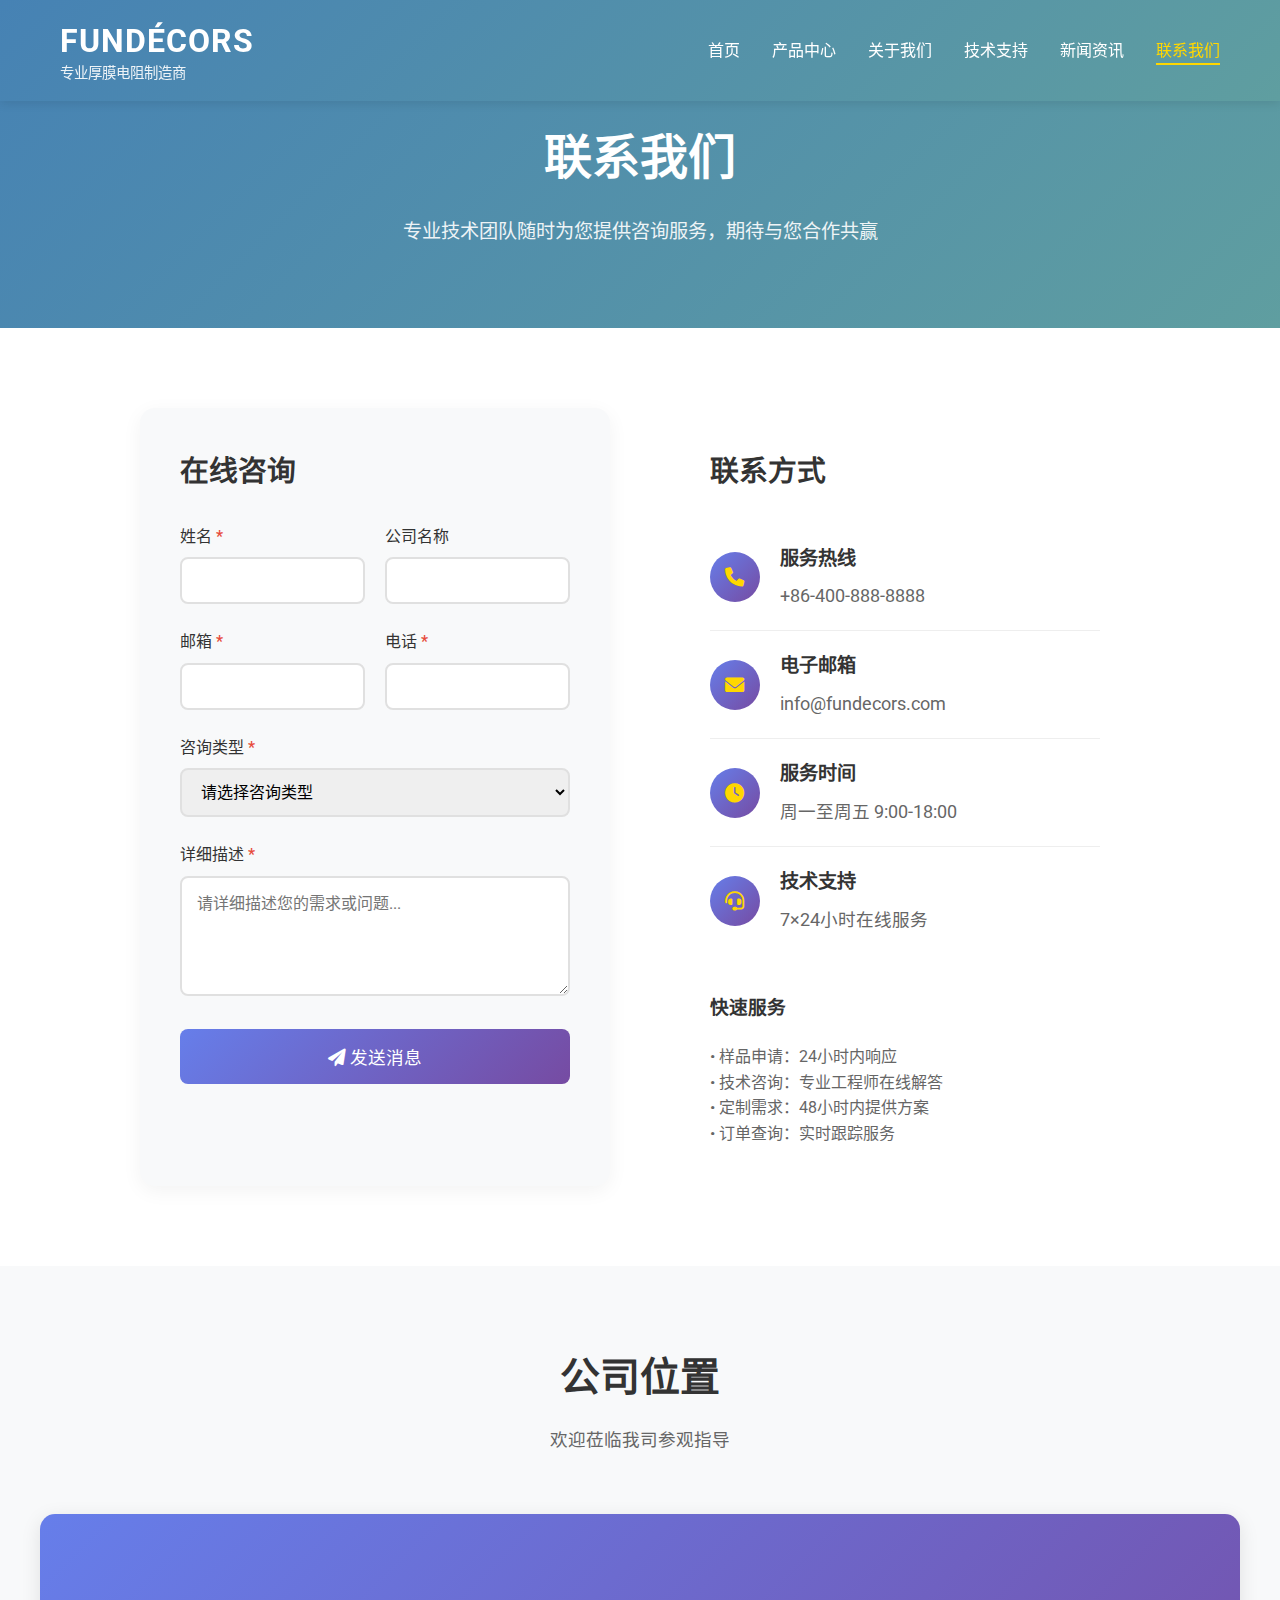
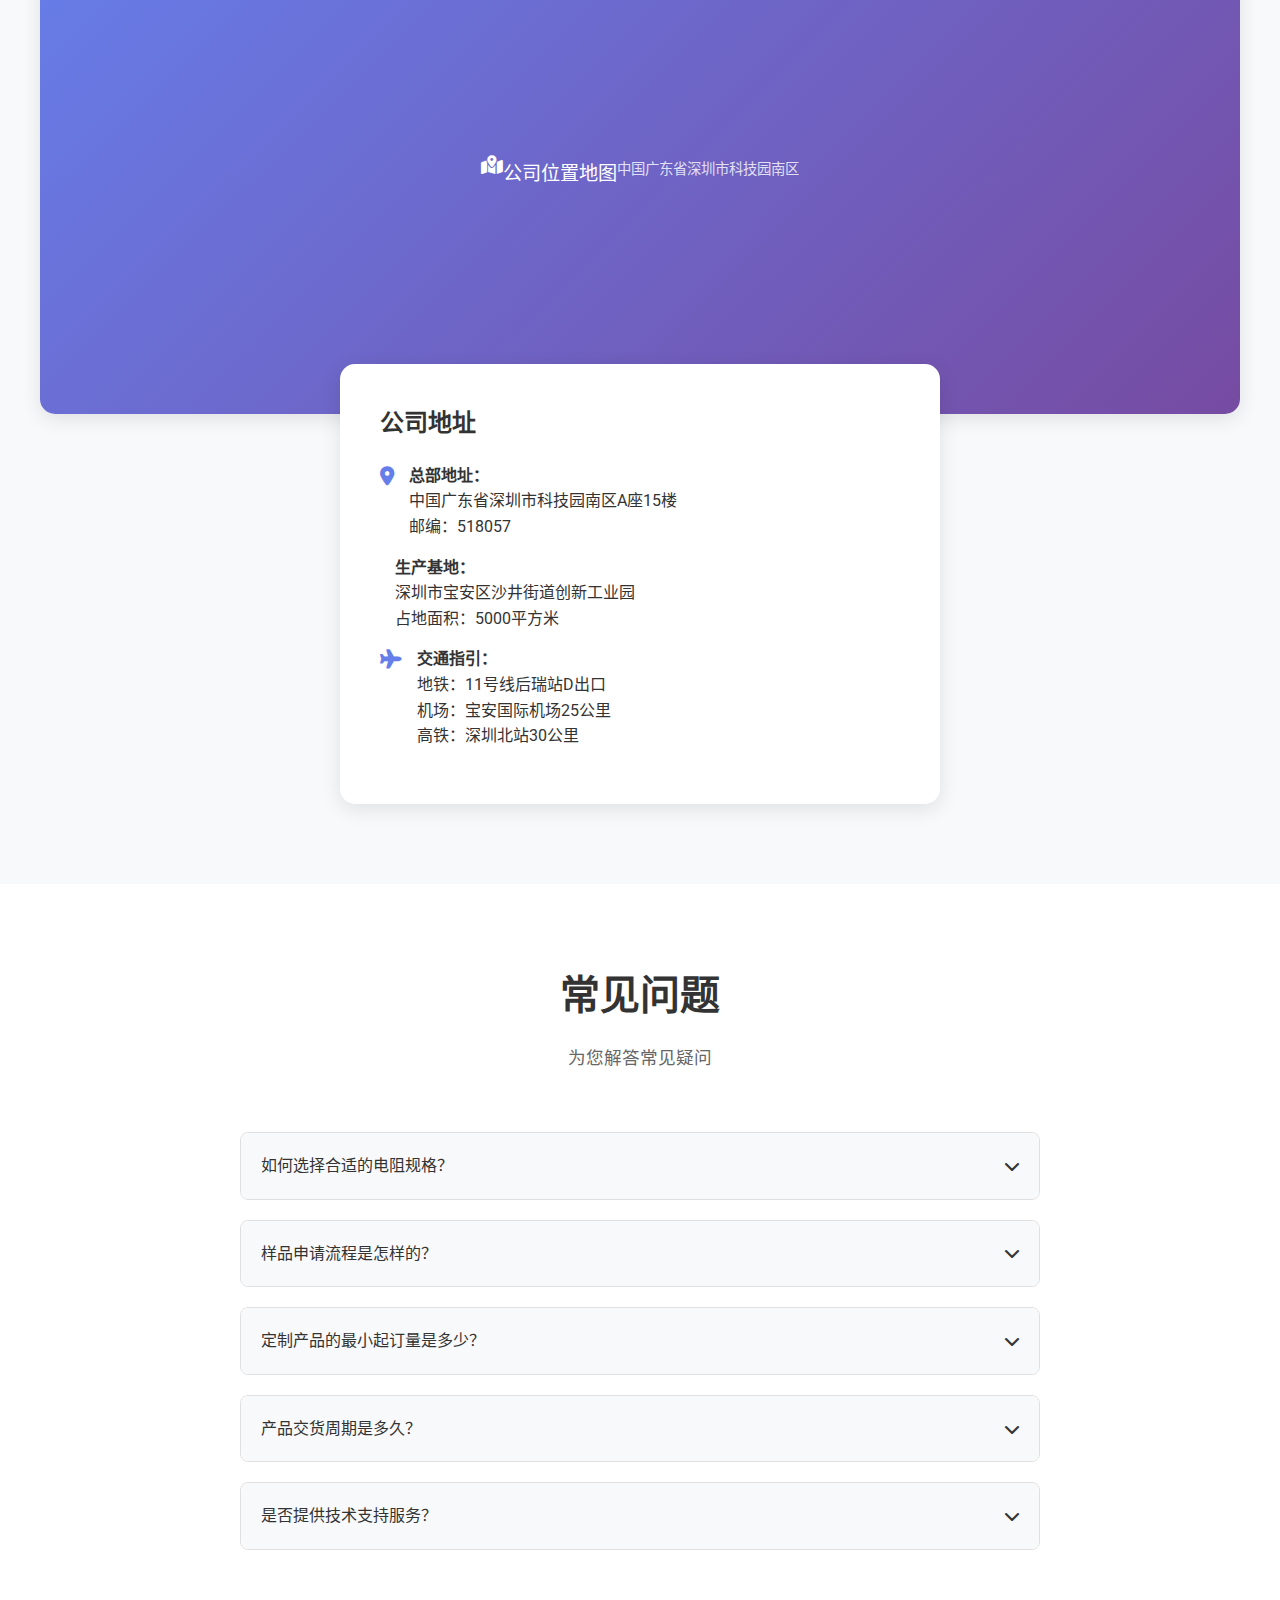
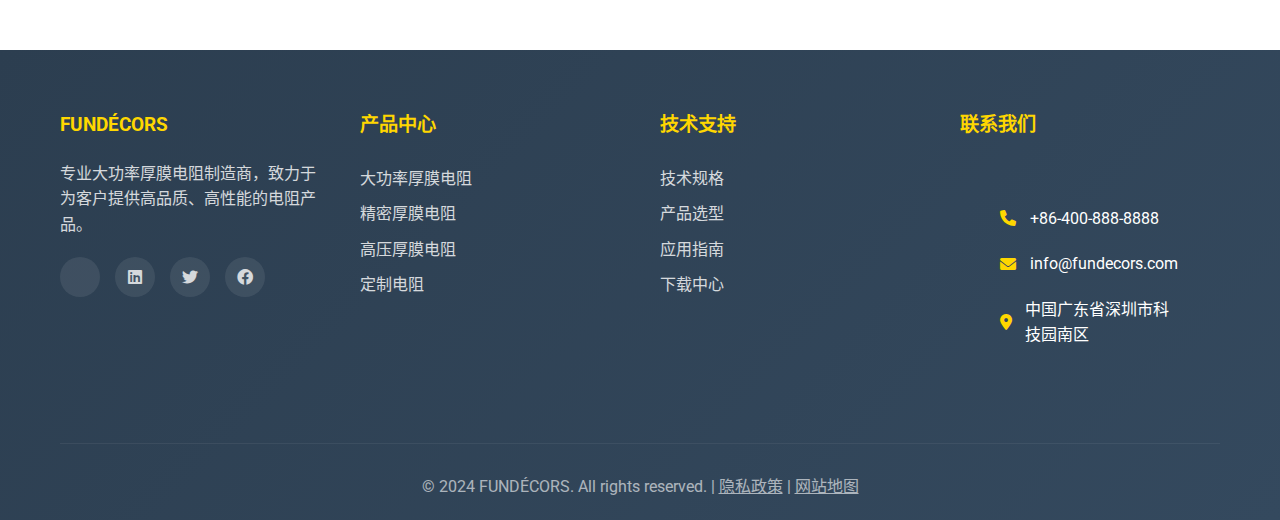
<file: contact.html>
<!DOCTYPE html>
<html lang="zh-CN">
<head>
    <meta charset="UTF-8">
    <meta name="viewport" content="width=device-width, initial-scale=1.0">
    <meta name="description" content="联系FUNDÉCORS - 大功率厚膜电阻制造商，提供技术咨询、样品申请、商务合作等服务">
    <meta name="keywords" content="FUNDÉCORS联系方式,厚膜电阻咨询,电阻样品申请,技术支持,商务合作">
    <title>联系我们 - FUNDÉCORS 专业大功率厚膜电阻</title>
    <link rel="stylesheet" href="styles.css">
    <link rel="icon" type="image/x-icon" href="#">
    <link href="https://fonts.googleapis.com/css2?family=Roboto:wght@300;400;500;700&display=swap" rel="stylesheet">
    <link rel="stylesheet" href="https://cdnjs.cloudflare.com/ajax/libs/font-awesome/6.0.0/css/all.min.css">
    <style>
        /* 联系页面特定样式 */
        .page-header {
            background: linear-gradient(135deg, #4682B4 0%, #5F9EA0 100%);
            color: white;
            padding: 120px 0 80px;
            text-align: center;
        }
        
        .page-header h1 {
            font-size: 3rem;
            margin-bottom: 20px;
            font-weight: 700;
        }
        
        .page-header p {
            font-size: 1.2rem;
            opacity: 0.9;
            max-width: 800px;
            margin: 0 auto;
        }
        
        .contact-section {
            padding: 80px 0;
            background: white;
        }
        
        .contact-container {
            display: grid;
            grid-template-columns: 1fr 1fr;
            gap: 60px;
            max-width: 1000px;
            margin: 0 auto;
        }
        
        .contact-form {
            background: #f8f9fa;
            padding: 40px;
            border-radius: 15px;
            box-shadow: 0 5px 20px rgba(0,0,0,0.05);
        }
        
        .contact-info {
            padding: 40px;
        }
        
        .contact-form h2,
        .contact-info h2 {
            font-size: 1.8rem;
            color: #333;
            margin-bottom: 30px;
            font-weight: 600;
        }
        
        .form-group {
            margin-bottom: 25px;
        }
        
        .form-row {
            display: grid;
            grid-template-columns: 1fr 1fr;
            gap: 20px;
        }
        
        .form-group label {
            display: block;
            margin-bottom: 8px;
            font-weight: 500;
            color: #333;
        }
        
        .form-group input,
        .form-group select,
        .form-group textarea {
            width: 100%;
            padding: 12px 15px;
            border: 2px solid #e0e0e0;
            border-radius: 8px;
            font-size: 1rem;
            transition: all 0.3s ease;
            font-family: 'Roboto', 'Microsoft YaHei', Arial, sans-serif;
        }
        
        .form-group input:focus,
        .form-group select:focus,
        .form-group textarea:focus {
            outline: none;
            border-color: #667eea;
            box-shadow: 0 0 0 3px rgba(102,126,234,0.1);
        }
        
        .form-group textarea {
            resize: vertical;
            min-height: 120px;
        }
        
        .required-star {
            color: #e74c3c;
        }
        
        .contact-methods {
            margin-bottom: 40px;
        }
        
        .contact-method {
            display: flex;
            align-items: center;
            gap: 20px;
            padding: 20px 0;
            border-bottom: 1px solid #eee;
        }
        
        .contact-method:last-child {
            border-bottom: none;
        }
        
        .contact-icon {
            width: 50px;
            height: 50px;
            background: linear-gradient(135deg, #667eea, #764ba2);
            border-radius: 50%;
            display: flex;
            align-items: center;
            justify-content: center;
            color: white;
            font-size: 1.2rem;
        }
        
        .contact-details h3 {
            font-size: 1.2rem;
            color: #333;
            margin-bottom: 8px;
            font-weight: 600;
        }
        
        .contact-details p {
            color: #666;
            font-size: 1.1rem;
            line-height: 1.6;
        }
        
        .map-section {
            padding: 80px 0;
            background: #f8f9fa;
        }
        
        .map-container {
            max-width: 1200px;
            margin: 0 auto;
        }
        
        .map-wrapper {
            background: white;
            border-radius: 15px;
            overflow: hidden;
            box-shadow: 0 5px 20px rgba(0,0,0,0.1);
            height: 500px;
            position: relative;
        }
        
        .map-placeholder {
            height: 100%;
            display: flex;
            align-items: center;
            justify-content: center;
            background: linear-gradient(135deg, #667eea 0%, #764ba2 100%);
            color: white;
            font-size: 1.2rem;
            font-weight: 500;
        }
        
        .office-info {
            background: white;
            padding: 40px;
            border-radius: 15px;
            margin-top: -50px;
            position: relative;
            z-index: 10;
            box-shadow: 0 5px 20px rgba(0,0,0,0.1);
            max-width: 600px;
            margin-left: auto;
            margin-right: auto;
        }
        
        .office-info h3 {
            font-size: 1.5rem;
            color: #333;
            margin-bottom: 20px;
            font-weight: 600;
        }
        
        .office-address {
            display: flex;
            align-items: flex-start;
            gap: 15px;
            margin-bottom: 15px;
        }
        
        .office-address i {
            color: #667eea;
            font-size: 1.2rem;
            margin-top: 3px;
        }
        
        .submit-btn {
            background: linear-gradient(135deg, #667eea 0%, #764ba2 100%);
            color: white;
            border: none;
            padding: 15px 40px;
            border-radius: 8px;
            font-size: 1.1rem;
            font-weight: 500;
            cursor: pointer;
            transition: all 0.3s ease;
            width: 100%;
        }
        
        .submit-btn:hover {
            transform: translateY(-2px);
            box-shadow: 0 8px 25px rgba(102,126,234,0.3);
        }
        
        .submit-btn:disabled {
            background: #ccc;
            cursor: not-allowed;
            transform: none;
            box-shadow: none;
        }
        
        .faq-section {
            padding: 80px 0;
            background: white;
        }
        
        .faq-container {
            max-width: 800px;
            margin: 0 auto;
        }
        
        .faq-item {
            border: 1px solid #e0e0e0;
            border-radius: 8px;
            margin-bottom: 20px;
            overflow: hidden;
        }
        
        .faq-question {
            padding: 20px;
            cursor: pointer;
            display: flex;
            justify-content: space-between;
            align-items: center;
            background: #f8f9fa;
            transition: all 0.3s ease;
            font-weight: 500;
            color: #333;
        }
        
        .faq-question:hover {
            background: #e9ecef;
        }
        
        .faq-question.active {
            background: linear-gradient(135deg, #667eea 0%, #764ba2 100%);
            color: white;
        }
        
        .faq-arrow {
            transition: transform 0.3s ease;
        }
        
        .faq-question.active .faq-arrow {
            transform: rotate(180deg);
        }
        
        .faq-answer {
            padding: 0 20px;
            max-height: 0;
            overflow: hidden;
            transition: all 0.3s ease;
            background: white;
        }
        
        .faq-answer.active {
            padding: 20px;
            max-height: 300px;
        }
        
        .success-message {
            background: #d4edda;
            color: #155724;
            padding: 15px;
            border-radius: 8px;
            margin-bottom: 20px;
            border: 1px solid #c3e6cb;
            display: none;
        }
        
        .error-message {
            background: #f8d7da;
            color: #721c24;
            padding: 15px;
            border-radius: 8px;
            margin-bottom: 20px;
            border: 1px solid #f5c6cb;
            display: none;
        }
        
        @media (max-width: 768px) {
            .page-header h1 {
                font-size: 2rem;
            }
            
            .contact-container {
                grid-template-columns: 1fr;
                gap: 40px;
            }
            
            .form-row {
                grid-template-columns: 1fr;
            }
            
            .contact-form {
                padding: 30px 20px;
            }
            
            .contact-info {
                padding: 30px 20px;
            }
            
            .map-wrapper {
                height: 350px;
            }
            
            .office-info {
                margin: 20px;
                padding: 30px 20px;
            }
        }
    </style>
</head>
<body>
    <!-- 顶部导航栏 -->
    <header class="header">
        <div class="container">
            <div class="navbar">
                <div class="logo">
                    <h1><a href="index.html" style="text-decoration: none; color: white;">FUNDÉCORS</a></h1>
                    <span class="tagline">专业厚膜电阻制造商</span>
                </div>
                <nav class="nav-menu">
                    <ul>
                        <li><a href="index.html">首页</a></li>
                        <li><a href="products.html">产品中心</a></li>
                        <li><a href="about.html">关于我们</a></li>
                        <li><a href="technology.html">技术支持</a></li>
                        <li><a href="news.html">新闻资讯</a></li>
                        <li><a href="contact.html" class="active">联系我们</a></li>
                    </ul>
                </nav>
                <div class="mobile-menu-toggle">
                    <i class="fas fa-bars"></i>
                </div>
            </div>
        </div>
    </header>

    <!-- 页面头部 -->
    <section class="page-header">
        <div class="container">
            <h1>联系我们</h1>
            <p>专业技术团队随时为您提供咨询服务，期待与您合作共赢</p>
        </div>
    </section>

    <!-- 联系表单和信息 -->
    <section class="contact-section">
        <div class="container">
            <div class="contact-container">
                <!-- 联系表单 -->
                <div class="contact-form">
                    <h2>在线咨询</h2>
                    
                    <div id="successMessage" class="success-message">
                        <i class="fas fa-check-circle"></i> 消息发送成功！我们会尽快与您联系。
                    </div>
                    
                    <div id="errorMessage" class="error-message">
                        <i class="fas fa-exclamation-circle"></i> 发送失败，请检查信息后重试。
                    </div>
                    
                    <form id="contactForm" onsubmit="handleSubmit(event)">
                        <div class="form-row">
                            <div class="form-group">
                                <label for="name">姓名 <span class="required-star">*</span></label>
                                <input type="text" id="name" name="name" required>
                            </div>
                            <div class="form-group">
                                <label for="company">公司名称</label>
                                <input type="text" id="company" name="company">
                            </div>
                        </div>
                        
                        <div class="form-row">
                            <div class="form-group">
                                <label for="email">邮箱 <span class="required-star">*</span></label>
                                <input type="email" id="email" name="email" required>
                            </div>
                            <div class="form-group">
                                <label for="phone">电话 <span class="required-star">*</span></label>
                                <input type="tel" id="phone" name="phone" required>
                            </div>
                        </div>
                        
                        <div class="form-group">
                            <label for="subject">咨询类型 <span class="required-star">*</span></label>
                            <select id="subject" name="subject" required>
                                <option value="">请选择咨询类型</option>
                                <option value="product">产品咨询</option>
                                <option value="technical">技术支持</option>
                                <option value="sample">样品申请</option>
                                <option value="custom">定制需求</option>
                                <option value="cooperation">商务合作</option>
                                <option value="other">其他</option>
                            </select>
                        </div>
                        
                        <div class="form-group">
                            <label for="message">详细描述 <span class="required-star">*</span></label>
                            <textarea id="message" name="message" required placeholder="请详细描述您的需求或问题..."></textarea>
                        </div>
                        
                        <button type="submit" class="submit-btn" id="submitBtn">
                            <i class="fas fa-paper-plane"></i> 发送消息
                        </button>
                    </form>
                </div>
                
                <!-- 联系信息 -->
                <div class="contact-info">
                    <h2>联系方式</h2>
                    
                    <div class="contact-methods">
                        <div class="contact-method">
                            <div class="contact-icon">
                                <i class="fas fa-phone"></i>
                            </div>
                            <div class="contact-details">
                                <h3>服务热线</h3>
                                <p>+86-400-888-8888</p>
                            </div>
                        </div>
                        
                        <div class="contact-method">
                            <div class="contact-icon">
                                <i class="fas fa-envelope"></i>
                            </div>
                            <div class="contact-details">
                                <h3>电子邮箱</h3>
                                <p>info@fundecors.com</p>
                            </div>
                        </div>
                        
                        <div class="contact-method">
                            <div class="contact-icon">
                                <i class="fas fa-clock"></i>
                            </div>
                            <div class="contact-details">
                                <h3>服务时间</h3>
                                <p>周一至周五 9:00-18:00</p>
                            </div>
                        </div>
                        
                        <div class="contact-method">
                            <div class="contact-icon">
                                <i class="fas fa-headset"></i>
                            </div>
                            <div class="contact-details">
                                <h3>技术支持</h3>
                                <p>7×24小时在线服务</p>
                            </div>
                        </div>
                    </div>
                    
                    <div style="margin-top: 40px;">
                        <h3 style="color: #333; margin-bottom: 20px;">快速服务</h3>
                        <p style="color: #666; line-height: 1.6;">
                            • 样品申请：24小时内响应<br>
                            • 技术咨询：专业工程师在线解答<br>
                            • 定制需求：48小时内提供方案<br>
                            • 订单查询：实时跟踪服务
                        </p>
                    </div>
                </div>
            </div>
        </div>
    </section>

    <!-- 地图位置 -->
    <section class="map-section">
        <div class="map-container">
            <div class="section-header">
                <h2>公司位置</h2>
                <p>欢迎莅临我司参观指导</p>
            </div>
            
            <div class="map-wrapper">
                <div class="map-placeholder">
                    <i class="fas fa-map-marked-alt"></i>
                    <div style="margin-top: 20px;">公司位置地图</div>
                    <div style="margin-top: 10px; font-size: 0.9rem; opacity: 0.8;">
                        中国广东省深圳市科技园南区
                    </div>
                </div>
            </div>
            
            <div class="office-info">
                <h3>公司地址</h3>
                
                <div class="office-address">
                    <i class="fas fa-map-marker-alt"></i>
                    <div>
                        <strong>总部地址：</strong><br>
                        中国广东省深圳市科技园南区A座15楼<br>
                        邮编：518057
                    </div>
                </div>
                
                <div class="office-address">
                    <i class="fas fa-factory"></i>
                    <div>
                        <strong>生产基地：</strong><br>
                        深圳市宝安区沙井街道创新工业园<br>
                        占地面积：5000平方米
                    </div>
                </div>
                
                <div class="office-address">
                    <i class="fas fa-plane"></i>
                    <div>
                        <strong>交通指引：</strong><br>
                        地铁：11号线后瑞站D出口<br>
                        机场：宝安国际机场25公里<br>
                        高铁：深圳北站30公里
                    </div>
                </div>
            </div>
        </div>
    </section>

    <!-- 常见问题 -->
    <section class="faq-section">
        <div class="container">
            <div class="section-header">
                <h2>常见问题</h2>
                <p>为您解答常见疑问</p>
            </div>
            
            <div class="faq-container">
                <div class="faq-item">
                    <div class="faq-question" onclick="toggleFaq(this)">
                        <span>如何选择合适的电阻规格？</span>
                        <i class="fas fa-chevron-down faq-arrow"></i>
                    </div>
                    <div class="faq-answer">
                        <p>选择电阻规格需要考虑以下因素：<br>
                        1. 功率要求：根据电路功率需求选择合适的功率等级<br>
                        2. 阻值精度：根据应用精度要求选择相应的精度等级<br>
                        3. 工作环境：考虑温度、湿度等环境因素<br>
                        4. 安装方式：根据空间限制选择合适的封装形式<br>
                        您可以联系我们的技术团队，获得专业的选型建议。</p>
                    </div>
                </div>
                
                <div class="faq-item">
                    <div class="faq-question" onclick="toggleFaq(this)">
                        <span>样品申请流程是怎样的？</span>
                        <i class="fas fa-chevron-down faq-arrow"></i>
                    </div>
                    <div class="faq-answer">
                        <p>样品申请流程：<br>
                        1. 在线提交样品申请表<br>
                        2. 技术团队评估需求（1-2个工作日）<br>
                        3. 确认样品规格和数量<br>
                        4. 安排样品生产和发货<br>
                        5. 客户收到样品进行测试<br>
                        6. 技术支持配合测试和优化</p>
                    </div>
                </div>
                
                <div class="faq-item">
                    <div class="faq-question" onclick="toggleFaq(this)">
                        <span>定制产品的最小起订量是多少？</span>
                        <i class="fas fa-chevron-down faq-arrow"></i>
                    </div>
                    <div class="faq-answer">
                        <p>定制产品最小起订量：<br>
                        • 标准定制：1000件/规格<br>
                        • 复杂定制：500件/规格<br>
                        • 特殊情况可协商，请直接联系我们的销售团队<br>
                        • 长期合作客户可享受更灵活的起订量政策</p>
                    </div>
                </div>
                
                <div class="faq-item">
                    <div class="faq-question" onclick="toggleFaq(this)">
                        <span>产品交货周期是多久？</span>
                        <i class="fas fa-chevron-down faq-arrow"></i>
                    </div>
                    <div class="faq-answer">
                        <p>产品交货周期：<br>
                        • 标准产品：7-15个工作日<br>
                        • 定制产品：15-30个工作日<br>
                        • 加急服务：标准产品可申请3-5个工作日加急<br>
                        • 大批量订单：交货期可能延长，请与销售确认</p>
                    </div>
                </div>
                
                <div class="faq-item">
                    <div class="faq-question" onclick="toggleFaq(this)">
                        <span>是否提供技术支持服务？</span>
                        <i class="fas fa-chevron-down faq-arrow"></i>
                    </div>
                    <div class="faq-answer">
                        <p>我们提供全方位技术支持：<br>
                        • 产品选型指导：帮助客户选择最适合的产品规格<br>
                        • 应用技术支持：解答产品应用中的技术问题<br>
                        • 现场技术支持：重大项目可提供现场指导<br>
                        • 培训服务：为客户的工程师提供产品培训<br>
                        • 7×24小时热线：紧急技术问题随时响应</p>
                    </div>
                </div>
            </div>
        </div>
    </section>

    <!-- 页脚 -->
    <footer class="footer">
        <div class="container">
            <div class="footer-content">
                <div class="footer-section">
                    <h3>FUNDÉCORS</h3>
                    <p>专业大功率厚膜电阻制造商，致力于为客户提供高品质、高性能的电阻产品。</p>
                    <div class="social-links">
                        <a href="#"><i class="fab fa-wechat"></i></a>
                        <a href="#"><i class="fab fa-linkedin"></i></a>
                        <a href="#"><i class="fab fa-twitter"></i></a>
                        <a href="#"><i class="fab fa-facebook"></i></a>
                    </div>
                </div>
                <div class="footer-section">
                    <h3>产品中心</h3>
                    <ul>
                        <li><a href="products.html">大功率厚膜电阻</a></li>
                        <li><a href="products.html">精密厚膜电阻</a></li>
                        <li><a href="products.html">高压厚膜电阻</a></li>
                        <li><a href="products.html">定制电阻</a></li>
                    </ul>
                </div>
                <div class="footer-section">
                    <h3>技术支持</h3>
                    <ul>
                        <li><a href="technology.html">技术规格</a></li>
                        <li><a href="technology.html">产品选型</a></li>
                        <li><a href="technology.html">应用指南</a></li>
                        <li><a href="technology.html">下载中心</a></li>
                    </ul>
                </div>
                <div class="footer-section">
                    <h3>联系我们</h3>
                    <ul class="contact-info">
                        <li><i class="fas fa-phone"></i> +86-400-888-8888</li>
                        <li><i class="fas fa-envelope"></i> info@fundecors.com</li>
                        <li><i class="fas fa-map-marker-alt"></i> 中国广东省深圳市科技园南区</li>
                    </ul>
                </div>
            </div>
            <div class="footer-bottom">
                <p>&copy; 2024 FUNDÉCORS. All rights reserved. | <a href="#" style="color: #fff;">隐私政策</a> | <a href="#" style="color: #fff;">网站地图</a></p>
            </div>
        </div>
    </footer>

    <script src="script.js"></script>
    <script>
        // FAQ切换功能
        function toggleFaq(element) {
            const answer = element.nextElementSibling;
            const allQuestions = document.querySelectorAll('.faq-question');
            const allAnswers = document.querySelectorAll('.faq-answer');
            
            // 关闭其他所有FAQ
            allQuestions.forEach(q => q.classList.remove('active'));
            allAnswers.forEach(a => a.classList.remove('active'));
            
            // 切换当前FAQ
            element.classList.toggle('active');
            answer.classList.toggle('active');
        }
        
        // 表单提交处理
        function handleSubmit(event) {
            event.preventDefault();
            
            const form = document.getElementById('contactForm');
            const submitBtn = document.getElementById('submitBtn');
            const successMessage = document.getElementById('successMessage');
            const errorMessage = document.getElementById('errorMessage');
            
            // 隐藏消息
            successMessage.style.display = 'none';
            errorMessage.style.display = 'none';
            
            // 验证表单
            if (!validateForm('contactForm')) {
                errorMessage.style.display = 'block';
                return false;
            }
            
            // 显示加载状态
            submitBtn.disabled = true;
            submitBtn.innerHTML = '<i class="fas fa-spinner fa-spin"></i> 发送中...';
            
            // 模拟发送过程
            setTimeout(() => {
                // 显示成功消息
                successMessage.style.display = 'block';
                
                // 重置表单
                form.reset();
                
                // 恢复按钮状态
                submitBtn.disabled = false;
                submitBtn.innerHTML = '<i class="fas fa-paper-plane"></i> 发送消息';
                
                // 滚动到顶部
                window.scrollTo({ top: 0, behavior: 'smooth' });
                
                // 3秒后隐藏成功消息
                setTimeout(() => {
                    successMessage.style.display = 'none';
                }, 5000);
                
            }, 2000);
        }
        
        // 添加输入实时验证
        document.addEventListener('DOMContentLoaded', function() {
            const inputs = document.querySelectorAll('#contactForm input, #contactForm select, #contactForm textarea');
            
            inputs.forEach(input => {
                input.addEventListener('blur', function() {
                    if (this.value.trim()) {
                        clearError(this);
                    }
                });
            });
        });
    </script>
</body>
</html>
</file>
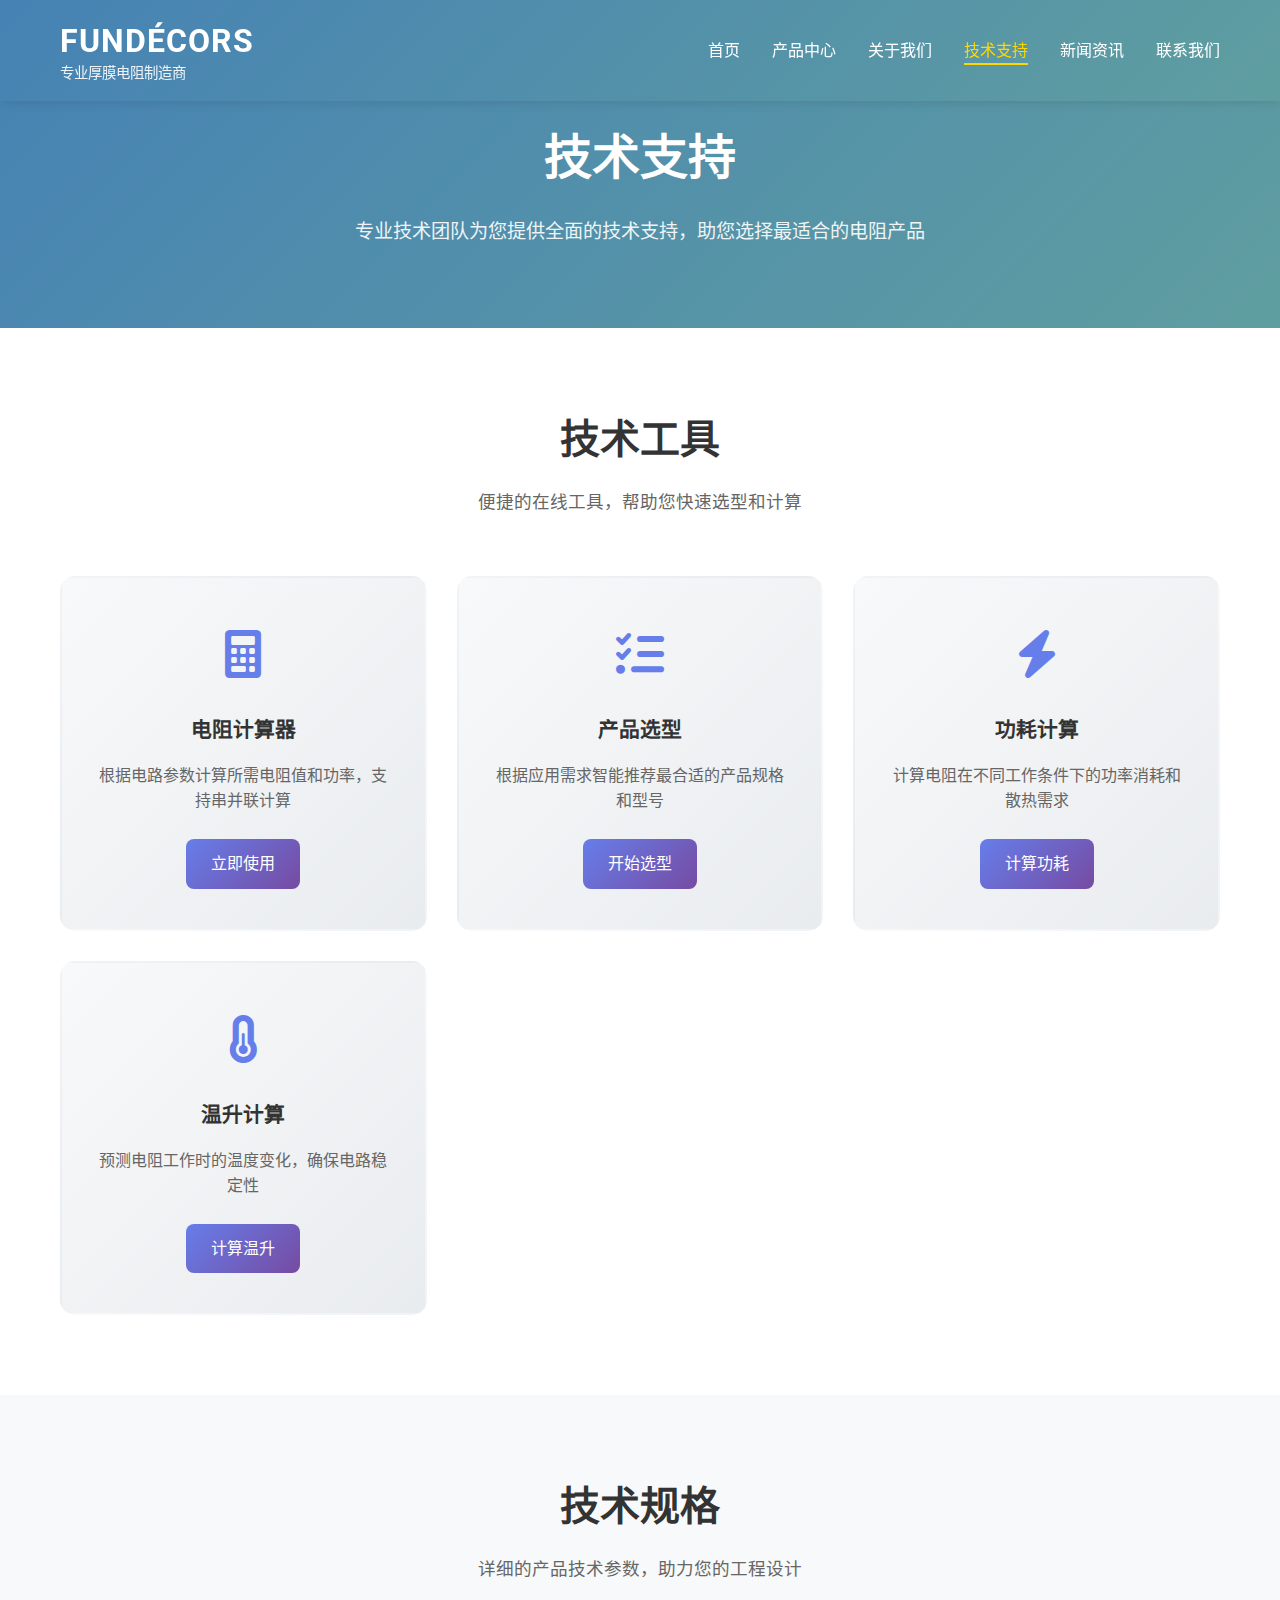
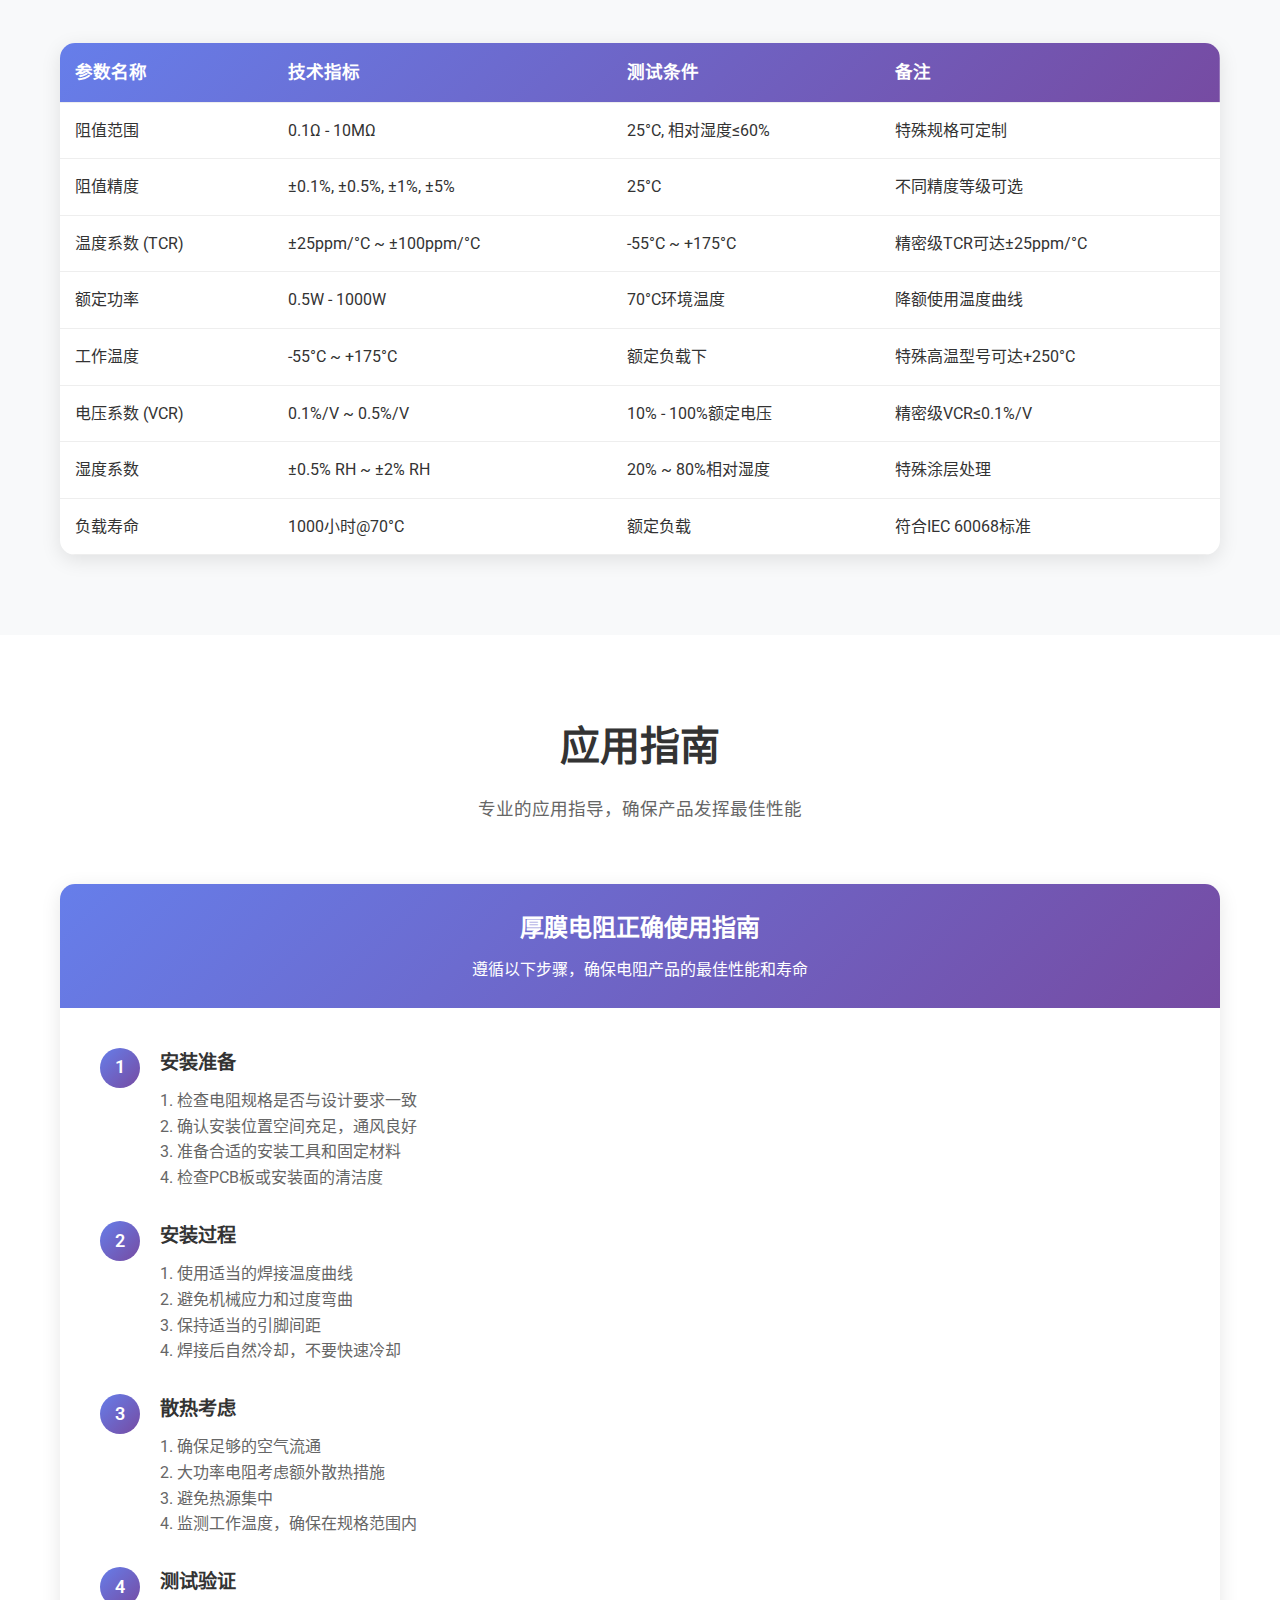
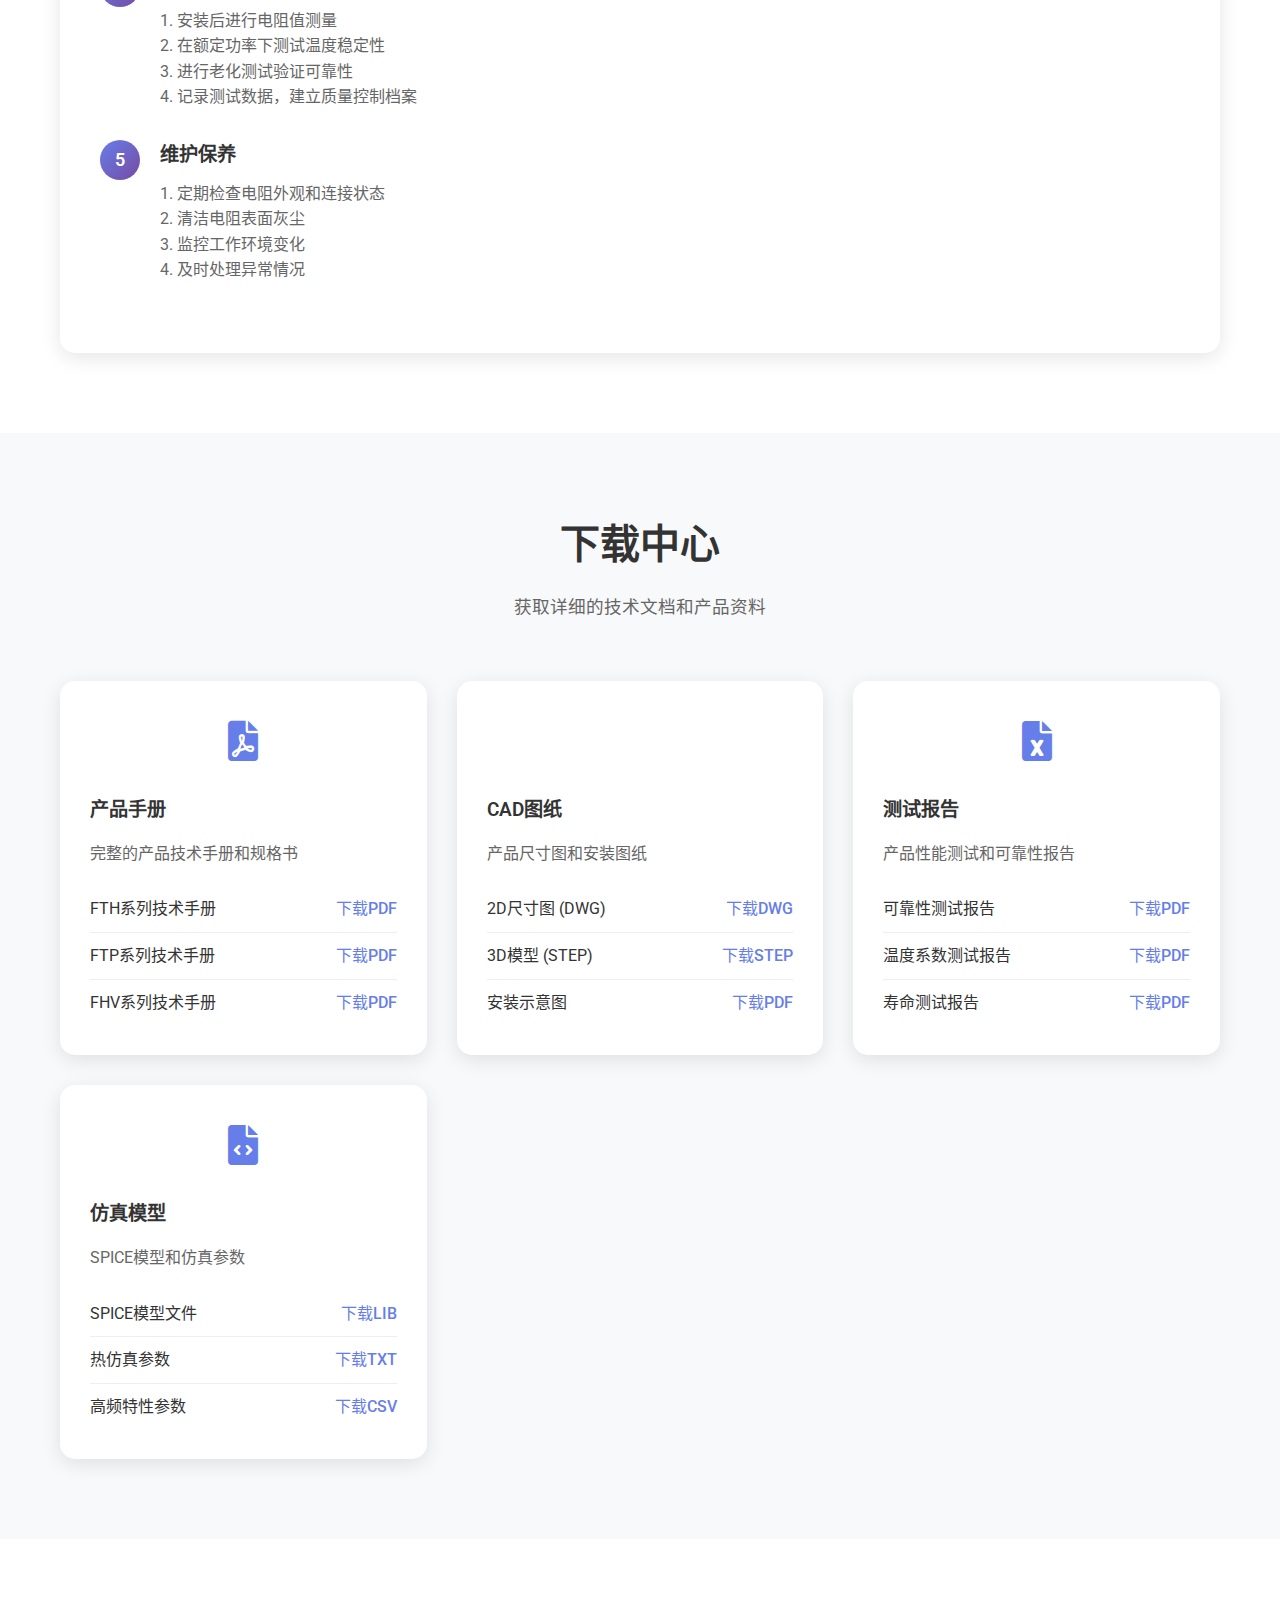
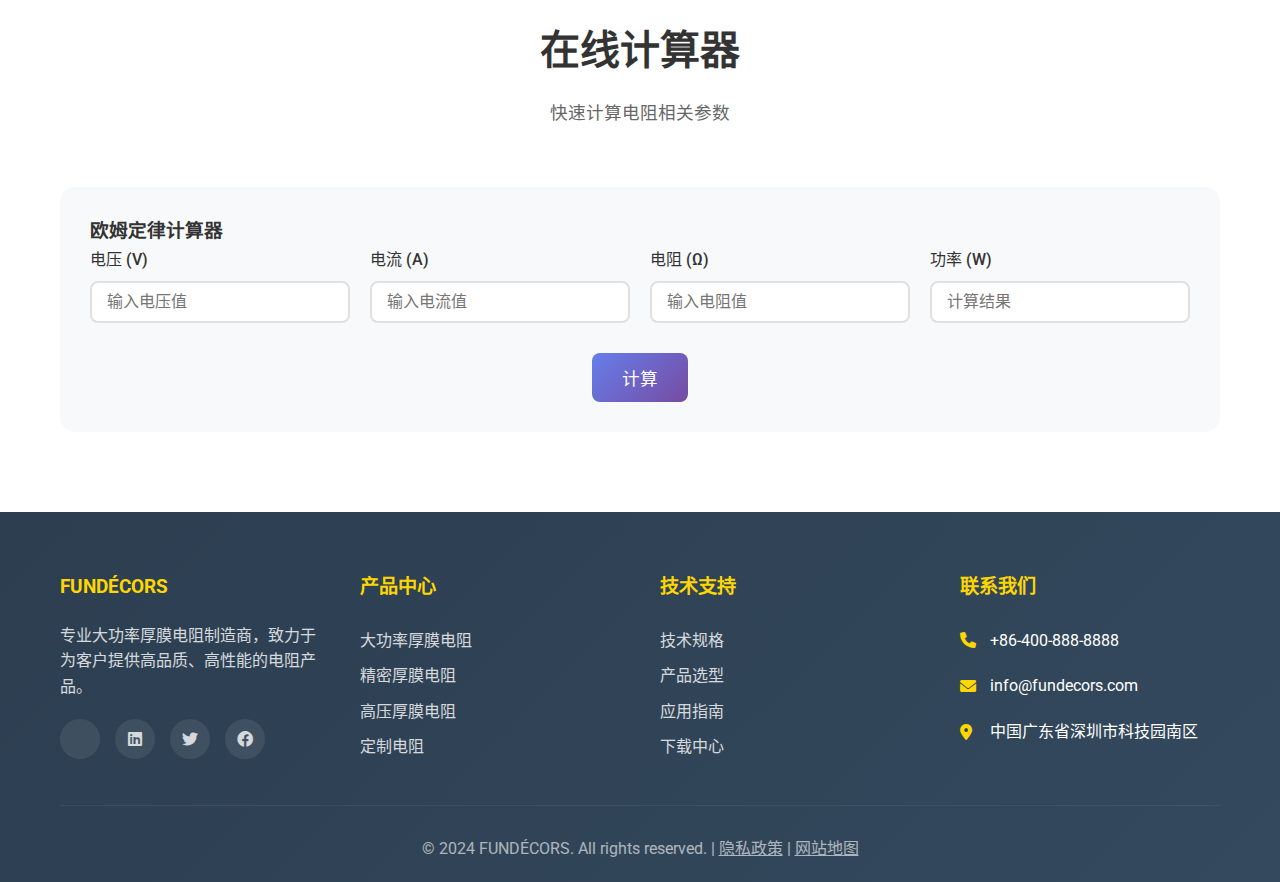
<file: technology.html>
<!DOCTYPE html>
<html lang="zh-CN">
<head>
    <meta charset="UTF-8">
    <meta name="viewport" content="width=device-width, initial-scale=1.0">
    <meta name="description" content="FUNDÉCORS技术支持 - 大功率厚膜电阻技术规格、产品选型、应用指南、下载中心">
    <meta name="keywords" content="厚膜电阻技术规格,电阻产品选型,电阻应用指南,电阻计算工具,技术文档下载">
    <title>技术支持 - FUNDÉCORS 专业大功率厚膜电阻</title>
    <link rel="stylesheet" href="styles.css">
    <link rel="icon" type="image/x-icon" href="#">
    <link href="https://fonts.googleapis.com/css2?family=Roboto:wght@300;400;500;700&display=swap" rel="stylesheet">
    <link rel="stylesheet" href="https://cdnjs.cloudflare.com/ajax/libs/font-awesome/6.0.0/css/all.min.css">
    <style>
        /* 技术页面特定样式 */
        .page-header {
            background: linear-gradient(135deg, #4682B4 0%, #5F9EA0 100%);
            color: white;
            padding: 120px 0 80px;
            text-align: center;
        }
        
        .page-header h1 {
            font-size: 3rem;
            margin-bottom: 20px;
            font-weight: 700;
        }
        
        .page-header p {
            font-size: 1.2rem;
            opacity: 0.9;
            max-width: 800px;
            margin: 0 auto;
        }
        
        .tech-section {
            padding: 80px 0;
            background: white;
        }
        
        .tech-section:nth-child(even) {
            background: #f8f9fa;
        }
        
        .tech-container {
            max-width: 1200px;
            margin: 0 auto;
            padding: 0 20px;
        }
        
        .tech-tools {
            display: grid;
            grid-template-columns: repeat(auto-fit, minmax(300px, 1fr));
            gap: 30px;
            margin-top: 40px;
        }
        
        .tool-card {
            background: linear-gradient(135deg, #f8f9fa, #e9ecef);
            padding: 40px 30px;
            border-radius: 15px;
            text-align: center;
            transition: all 0.3s ease;
            border: 2px solid transparent;
        }
        
        .tool-card:hover {
            transform: translateY(-10px);
            box-shadow: 0 15px 30px rgba(0,0,0,0.15);
            border-color: #667eea;
        }
        
        .tool-icon {
            font-size: 3rem;
            color: #667eea;
            margin-bottom: 20px;
        }
        
        .tool-card h3 {
            font-size: 1.3rem;
            color: #333;
            margin-bottom: 15px;
            font-weight: 600;
        }
        
        .tool-card p {
            color: #666;
            line-height: 1.6;
            margin-bottom: 25px;
        }
        
        .tool-btn {
            background: linear-gradient(135deg, #667eea 0%, #764ba2 100%);
            color: white;
            text-decoration: none;
            padding: 12px 25px;
            border-radius: 8px;
            font-weight: 500;
            transition: all 0.3s ease;
            display: inline-block;
        }
        
        .tool-btn:hover {
            transform: translateY(-2px);
            box-shadow: 0 8px 25px rgba(102,126,234,0.3);
        }
        
        .spec-table {
            width: 100%;
            margin-top: 40px;
            border-collapse: collapse;
            background: white;
            border-radius: 15px;
            overflow: hidden;
            box-shadow: 0 5px 20px rgba(0,0,0,0.1);
        }
        
        .spec-table thead {
            background: linear-gradient(135deg, #667eea 0%, #764ba2 100%);
            color: white;
        }
        
        .spec-table th,
        .spec-table td {
            padding: 15px;
            text-align: left;
            border-bottom: 1px solid #eee;
        }
        
        .spec-table th {
            font-weight: 600;
            font-size: 1.1rem;
        }
        
        .spec-table tr:hover {
            background: #f8f9fa;
        }
        
        .download-grid {
            display: grid;
            grid-template-columns: repeat(auto-fit, minmax(350px, 1fr));
            gap: 30px;
            margin-top: 40px;
        }
        
        .download-card {
            background: white;
            padding: 30px;
            border-radius: 15px;
            box-shadow: 0 5px 20px rgba(0,0,0,0.1);
            transition: all 0.3s ease;
        }
        
        .download-card:hover {
            transform: translateY(-5px);
            box-shadow: 0 15px 30px rgba(0,0,0,0.15);
        }
        
        .download-icon {
            font-size: 2.5rem;
            color: #667eea;
            margin-bottom: 20px;
            text-align: center;
        }
        
        .download-card h3 {
            font-size: 1.2rem;
            color: #333;
            margin-bottom: 15px;
            font-weight: 600;
        }
        
        .download-card p {
            color: #666;
            line-height: 1.6;
            margin-bottom: 20px;
        }
        
        .download-list {
            list-style: none;
        }
        
        .download-list li {
            padding: 10px 0;
            border-bottom: 1px solid #eee;
            display: flex;
            justify-content: space-between;
            align-items: center;
        }
        
        .download-list li:last-child {
            border-bottom: none;
        }
        
        .download-link {
            color: #667eea;
            text-decoration: none;
            font-weight: 500;
            transition: color 0.3s ease;
        }
        
        .download-link:hover {
            color: #764ba2;
        }
        
        .application-guide {
            margin-top: 40px;
            background: white;
            border-radius: 15px;
            overflow: hidden;
            box-shadow: 0 5px 20px rgba(0,0,0,0.1);
        }
        
        .guide-header {
            background: linear-gradient(135deg, #667eea 0%, #764ba2 100%);
            color: white;
            padding: 25px;
            text-align: center;
        }
        
        .guide-header h3 {
            font-size: 1.5rem;
            margin-bottom: 10px;
        }
        
        .guide-content {
            padding: 40px;
        }
        
        .guide-steps {
            counter-reset: step-counter;
        }
        
        .step {
            position: relative;
            padding-left: 60px;
            margin-bottom: 30px;
        }
        
        .step::before {
            counter-increment: step-counter;
            content: counter(step-counter);
            position: absolute;
            left: 0;
            top: 0;
            width: 40px;
            height: 40px;
            background: linear-gradient(135deg, #667eea 0%, #764ba2 100%);
            color: white;
            border-radius: 50%;
            display: flex;
            align-items: center;
            justify-content: center;
            font-weight: 600;
            font-size: 1.1rem;
        }
        
        .step h4 {
            font-size: 1.2rem;
            color: #333;
            margin-bottom: 10px;
            font-weight: 600;
        }
        
        .step p {
            color: #666;
            line-height: 1.6;
        }
        
        .calc-section {
            background: #f8f9fa;
            padding: 30px;
            border-radius: 15px;
            margin-top: 40px;
        }
        
        .calc-form {
            display: grid;
            grid-template-columns: repeat(auto-fit, minmax(200px, 1fr));
            gap: 20px;
            margin-bottom: 30px;
        }
        
        .calc-group {
            display: flex;
            flex-direction: column;
        }
        
        .calc-group label {
            margin-bottom: 8px;
            font-weight: 500;
            color: #333;
        }
        
        .calc-group input {
            padding: 10px 15px;
            border: 2px solid #e0e0e0;
            border-radius: 8px;
            font-size: 1rem;
            transition: all 0.3s ease;
        }
        
        .calc-group input:focus {
            outline: none;
            border-color: #667eea;
            box-shadow: 0 0 0 3px rgba(102,126,234,0.1);
        }
        
        .calc-btn {
            background: linear-gradient(135deg, #667eea 0%, #764ba2 100%);
            color: white;
            border: none;
            padding: 12px 30px;
            border-radius: 8px;
            font-size: 1.1rem;
            font-weight: 500;
            cursor: pointer;
            transition: all 0.3s ease;
        }
        
        .calc-btn:hover {
            transform: translateY(-2px);
            box-shadow: 0 8px 25px rgba(102,126,234,0.3);
        }
        
        .calc-result {
            background: white;
            padding: 20px;
            border-radius: 8px;
            margin-top: 20px;
            border-left: 4px solid #667eea;
        }
        
        @media (max-width: 768px) {
            .page-header h1 {
                font-size: 2rem;
            }
            
            .tech-tools {
                grid-template-columns: 1fr;
            }
            
            .download-grid {
                grid-template-columns: 1fr;
            }
            
            .calc-form {
                grid-template-columns: 1fr;
            }
            
            .spec-table {
                font-size: 0.9rem;
            }
            
            .spec-table th,
            .spec-table td {
                padding: 10px;
            }
        }
    </style>
</head>
<body>
    <!-- 顶部导航栏 -->
    <header class="header">
        <div class="container">
            <div class="navbar">
                <div class="logo">
                    <h1><a href="index.html" style="text-decoration: none; color: white;">FUNDÉCORS</a></h1>
                    <span class="tagline">专业厚膜电阻制造商</span>
                </div>
                <nav class="nav-menu">
                    <ul>
                        <li><a href="index.html">首页</a></li>
                        <li><a href="products.html">产品中心</a></li>
                        <li><a href="about.html">关于我们</a></li>
                        <li><a href="technology.html" class="active">技术支持</a></li>
                        <li><a href="news.html">新闻资讯</a></li>
                        <li><a href="contact.html">联系我们</a></li>
                    </ul>
                </nav>
                <div class="mobile-menu-toggle">
                    <i class="fas fa-bars"></i>
                </div>
            </div>
        </div>
    </header>

    <!-- 页面头部 -->
    <section class="page-header">
        <div class="container">
            <h1>技术支持</h1>
            <p>专业技术团队为您提供全面的技术支持，助您选择最适合的电阻产品</p>
        </div>
    </section>

    <!-- 技术工具 -->
    <section class="tech-section">
        <div class="tech-container">
            <div class="section-header">
                <h2>技术工具</h2>
                <p>便捷的在线工具，帮助您快速选型和计算</p>
            </div>
            
            <div class="tech-tools">
                <div class="tool-card">
                    <div class="tool-icon">
                        <i class="fas fa-calculator"></i>
                    </div>
                    <h3>电阻计算器</h3>
                    <p>根据电路参数计算所需电阻值和功率，支持串并联计算</p>
                    <a href="#" class="tool-btn" onclick="openCalculator()">立即使用</a>
                </div>
                
                <div class="tool-card">
                    <div class="tool-icon">
                        <i class="fas fa-list-check"></i>
                    </div>
                    <h3>产品选型</h3>
                    <p>根据应用需求智能推荐最合适的产品规格和型号</p>
                    <a href="#" class="tool-btn" onclick="openSelector()">开始选型</a>
                </div>
                
                <div class="tool-card">
                    <div class="tool-icon">
                        <i class="fas fa-bolt"></i>
                    </div>
                    <h3>功耗计算</h3>
                    <p>计算电阻在不同工作条件下的功率消耗和散热需求</p>
                    <a href="#" class="tool-btn" onclick="openPowerCalc()">计算功耗</a>
                </div>
                
                <div class="tool-card">
                    <div class="tool-icon">
                        <i class="fas fa-thermometer-half"></i>
                    </div>
                    <h3>温升计算</h3>
                    <p>预测电阻工作时的温度变化，确保电路稳定性</p>
                    <a href="#" class="tool-btn" onclick="openThermalCalc()">计算温升</a>
                </div>
            </div>
        </div>
    </section>

    <!-- 技术规格 -->
    <section class="tech-section">
        <div class="tech-container">
            <div class="section-header">
                <h2>技术规格</h2>
                <p>详细的产品技术参数，助力您的工程设计</p>
            </div>
            
            <table class="spec-table">
                <thead>
                    <tr>
                        <th>参数名称</th>
                        <th>技术指标</th>
                        <th>测试条件</th>
                        <th>备注</th>
                    </tr>
                </thead>
                <tbody>
                    <tr>
                        <td>阻值范围</td>
                        <td>0.1Ω - 10MΩ</td>
                        <td>25°C, 相对湿度≤60%</td>
                        <td>特殊规格可定制</td>
                    </tr>
                    <tr>
                        <td>阻值精度</td>
                        <td>±0.1%, ±0.5%, ±1%, ±5%</td>
                        <td>25°C</td>
                        <td>不同精度等级可选</td>
                    </tr>
                    <tr>
                        <td>温度系数 (TCR)</td>
                        <td>±25ppm/°C ~ ±100ppm/°C</td>
                        <td>-55°C ~ +175°C</td>
                        <td>精密级TCR可达±25ppm/°C</td>
                    </tr>
                    <tr>
                        <td>额定功率</td>
                        <td>0.5W - 1000W</td>
                        <td>70°C环境温度</td>
                        <td>降额使用温度曲线</td>
                    </tr>
                    <tr>
                        <td>工作温度</td>
                        <td>-55°C ~ +175°C</td>
                        <td>额定负载下</td>
                        <td>特殊高温型号可达+250°C</td>
                    </tr>
                    <tr>
                        <td>电压系数 (VCR)</td>
                        <td>0.1%/V ~ 0.5%/V</td>
                        <td>10% - 100%额定电压</td>
                        <td>精密级VCR≤0.1%/V</td>
                    </tr>
                    <tr>
                        <td>湿度系数</td>
                        <td>±0.5% RH ~ ±2% RH</td>
                        <td>20% ~ 80%相对湿度</td>
                        <td>特殊涂层处理</td>
                    </tr>
                    <tr>
                        <td>负载寿命</td>
                        <td>1000小时@70°C</td>
                        <td>额定负载</td>
                        <td>符合IEC 60068标准</td>
                    </tr>
                </tbody>
            </table>
        </div>
    </section>

    <!-- 应用指南 -->
    <section class="tech-section">
        <div class="tech-container">
            <div class="section-header">
                <h2>应用指南</h2>
                <p>专业的应用指导，确保产品发挥最佳性能</p>
            </div>
            
            <div class="application-guide">
                <div class="guide-header">
                    <h3>厚膜电阻正确使用指南</h3>
                    <p>遵循以下步骤，确保电阻产品的最佳性能和寿命</p>
                </div>
                
                <div class="guide-content">
                    <div class="guide-steps">
                        <div class="step">
                            <h4>安装准备</h4>
                            <p>1. 检查电阻规格是否与设计要求一致<br>
                            2. 确认安装位置空间充足，通风良好<br>
                            3. 准备合适的安装工具和固定材料<br>
                            4. 检查PCB板或安装面的清洁度</p>
                        </div>
                        
                        <div class="step">
                            <h4>安装过程</h4>
                            <p>1. 使用适当的焊接温度曲线<br>
                            2. 避免机械应力和过度弯曲<br>
                            3. 保持适当的引脚间距<br>
                            4. 焊接后自然冷却，不要快速冷却</p>
                        </div>
                        
                        <div class="step">
                            <h4>散热考虑</h4>
                            <p>1. 确保足够的空气流通<br>
                            2. 大功率电阻考虑额外散热措施<br>
                            3. 避免热源集中<br>
                            4. 监测工作温度，确保在规格范围内</p>
                        </div>
                        
                        <div class="step">
                            <h4>测试验证</h4>
                            <p>1. 安装后进行电阻值测量<br>
                            2. 在额定功率下测试温度稳定性<br>
                            3. 进行老化测试验证可靠性<br>
                            4. 记录测试数据，建立质量控制档案</p>
                        </div>
                        
                        <div class="step">
                            <h4>维护保养</h4>
                            <p>1. 定期检查电阻外观和连接状态<br>
                            2. 清洁电阻表面灰尘<br>
                            3. 监控工作环境变化<br>
                            4. 及时处理异常情况</p>
                        </div>
                    </div>
                </div>
            </div>
        </div>
    </section>

    <!-- 下载中心 -->
    <section class="tech-section">
        <div class="tech-container">
            <div class="section-header">
                <h2>下载中心</h2>
                <p>获取详细的技术文档和产品资料</p>
            </div>
            
            <div class="download-grid">
                <div class="download-card">
                    <div class="download-icon">
                        <i class="fas fa-file-pdf"></i>
                    </div>
                    <h3>产品手册</h3>
                    <p>完整的产品技术手册和规格书</p>
                    <ul class="download-list">
                        <li>
                            <span>FTH系列技术手册</span>
                            <a href="#" class="download-link">下载PDF</a>
                        </li>
                        <li>
                            <span>FTP系列技术手册</span>
                            <a href="#" class="download-link">下载PDF</a>
                        </li>
                        <li>
                            <span>FHV系列技术手册</span>
                            <a href="#" class="download-link">下载PDF</a>
                        </li>
                    </ul>
                </div>
                
                <div class="download-card">
                    <div class="download-icon">
                        <i class="fas fa-file-cad"></i>
                    </div>
                    <h3>CAD图纸</h3>
                    <p>产品尺寸图和安装图纸</p>
                    <ul class="download-list">
                        <li>
                            <span>2D尺寸图 (DWG)</span>
                            <a href="#" class="download-link">下载DWG</a>
                        </li>
                        <li>
                            <span>3D模型 (STEP)</span>
                            <a href="#" class="download-link">下载STEP</a>
                        </li>
                        <li>
                            <span>安装示意图</span>
                            <a href="#" class="download-link">下载PDF</a>
                        </li>
                    </ul>
                </div>
                
                <div class="download-card">
                    <div class="download-icon">
                        <i class="fas fa-file-excel"></i>
                    </div>
                    <h3>测试报告</h3>
                    <p>产品性能测试和可靠性报告</p>
                    <ul class="download-list">
                        <li>
                            <span>可靠性测试报告</span>
                            <a href="#" class="download-link">下载PDF</a>
                        </li>
                        <li>
                            <span>温度系数测试报告</span>
                            <a href="#" class="download-link">下载PDF</a>
                        </li>
                        <li>
                            <span>寿命测试报告</span>
                            <a href="#" class="download-link">下载PDF</a>
                        </li>
                    </ul>
                </div>
                
                <div class="download-card">
                    <div class="download-icon">
                        <i class="fas fa-file-code"></i>
                    </div>
                    <h3>仿真模型</h3>
                    <p>SPICE模型和仿真参数</p>
                    <ul class="download-list">
                        <li>
                            <span>SPICE模型文件</span>
                            <a href="#" class="download-link">下载LIB</a>
                        </li>
                        <li>
                            <span>热仿真参数</span>
                            <a href="#" class="download-link">下载TXT</a>
                        </li>
                        <li>
                            <span>高频特性参数</span>
                            <a href="#" class="download-link">下载CSV</a>
                        </li>
                    </ul>
                </div>
            </div>
        </div>
    </section>

    <!-- 在线计算器 -->
    <section class="tech-section">
        <div class="tech-container">
            <div class="section-header">
                <h2>在线计算器</h2>
                <p>快速计算电阻相关参数</p>
            </div>
            
            <div class="calc-section">
                <h3>欧姆定律计算器</h3>
                <div class="calc-form">
                    <div class="calc-group">
                        <label>电压 (V)</label>
                        <input type="number" id="voltage" placeholder="输入电压值" step="0.01">
                    </div>
                    <div class="calc-group">
                        <label>电流 (A)</label>
                        <input type="number" id="current" placeholder="输入电流值" step="0.001">
                    </div>
                    <div class="calc-group">
                        <label>电阻 (Ω)</label>
                        <input type="number" id="resistance" placeholder="输入电阻值" step="0.01">
                    </div>
                    <div class="calc-group">
                        <label>功率 (W)</label>
                        <input type="number" id="power" placeholder="计算结果" readonly>
                    </div>
                </div>
                
                <div style="text-align: center; margin-top: 20px;">
                    <button class="calc-btn" onclick="calculateOhm()">计算</button>
                </div>
                
                <div id="calcResult" class="calc-result" style="display: none;">
                    <h4>计算结果</h4>
                    <p id="resultText"></p>
                </div>
            </div>
        </div>
    </section>

    <!-- 页脚 -->
    <footer class="footer">
        <div class="container">
            <div class="footer-content">
                <div class="footer-section">
                    <h3>FUNDÉCORS</h3>
                    <p>专业大功率厚膜电阻制造商，致力于为客户提供高品质、高性能的电阻产品。</p>
                    <div class="social-links">
                        <a href="#"><i class="fab fa-wechat"></i></a>
                        <a href="#"><i class="fab fa-linkedin"></i></a>
                        <a href="#"><i class="fab fa-twitter"></i></a>
                        <a href="#"><i class="fab fa-facebook"></i></a>
                    </div>
                </div>
                <div class="footer-section">
                    <h3>产品中心</h3>
                    <ul>
                        <li><a href="products.html">大功率厚膜电阻</a></li>
                        <li><a href="products.html">精密厚膜电阻</a></li>
                        <li><a href="products.html">高压厚膜电阻</a></li>
                        <li><a href="products.html">定制电阻</a></li>
                    </ul>
                </div>
                <div class="footer-section">
                    <h3>技术支持</h3>
                    <ul>
                        <li><a href="technology.html">技术规格</a></li>
                        <li><a href="technology.html">产品选型</a></li>
                        <li><a href="technology.html">应用指南</a></li>
                        <li><a href="technology.html">下载中心</a></li>
                    </ul>
                </div>
                <div class="footer-section">
                    <h3>联系我们</h3>
                    <ul class="contact-info">
                        <li><i class="fas fa-phone"></i> +86-400-888-8888</li>
                        <li><i class="fas fa-envelope"></i> info@fundecors.com</li>
                        <li><i class="fas fa-map-marker-alt"></i> 中国广东省深圳市科技园南区</li>
                    </ul>
                </div>
            </div>
            <div class="footer-bottom">
                <p>&copy; 2024 FUNDÉCORS. All rights reserved. | <a href="#" style="color: #fff;">隐私政策</a> | <a href="#" style="color: #fff;">网站地图</a></p>
            </div>
        </div>
    </footer>

    <script src="script.js"></script>
    <script>
        // 计算器功能
        function calculateOhm() {
            const voltage = parseFloat(document.getElementById('voltage').value) || 0;
            const current = parseFloat(document.getElementById('current').value) || 0;
            const resistance = parseFloat(document.getElementById('resistance').value) || 0;
            const powerField = document.getElementById('power');
            const resultDiv = document.getElementById('calcResult');
            const resultText = document.getElementById('resultText');
            
            let result = '';
            let calculatedPower = 0;
            
            // 根据已知参数计算
            if (voltage && current) {
                calculatedPower = voltage * current;
                calculatedResistance = voltage / current;
                result = `计算结果：<br>
                          电阻值：${calculatedResistance.toFixed(4)} Ω<br>
                          功率：${calculatedPower.toFixed(4)} W<br>
                          根据欧姆定律：R = V/I, P = V×I`;
            } else if (voltage && resistance) {
                calculatedPower = (voltage * voltage) / resistance;
                calculatedCurrent = voltage / resistance;
                result = `计算结果：<br>
                          电流：${calculatedCurrent.toFixed(4)} A<br>
                          功率：${calculatedPower.toFixed(4)} W<br>
                          根据欧姆定律：I = V/R, P = V²/R`;
            } else if (current && resistance) {
                calculatedPower = current * current * resistance;
                calculatedVoltage = current * resistance;
                result = `计算结果：<br>
                          电压：${calculatedVoltage.toFixed(4)} V<br>
                          功率：${calculatedPower.toFixed(4)} W<br>
                          根据欧姆定律：V = I×R, P = I²×R`;
            } else {
                result = '请至少输入两个参数进行计算';
            }
            
            powerField.value = calculatedPower.toFixed(4);
            resultText.innerHTML = result;
            resultDiv.style.display = calculatedPower > 0 ? 'block' : 'none';
        }
        
        // 工具函数
        function openCalculator() {
            alert('电阻计算器正在开发中，敬请期待！');
        }
        
        function openSelector() {
            alert('产品选型工具正在开发中，敬请期待！');
        }
        
        function openPowerCalc() {
            alert('功耗计算工具正在开发中，敬请期待！');
        }
        
        function openThermalCalc() {
            alert('温升计算工具正在开发中，敬请期待！');
        }
        
        // 添加输入事件监听
        document.addEventListener('DOMContentLoaded', function() {
            const inputs = ['voltage', 'current', 'resistance'];
            inputs.forEach(id => {
                document.getElementById(id).addEventListener('input', function() {
                    if (this.value) {
                        calculateOhm();
                    }
                });
            });
        });
    </script>
</body>
</html>
</file>
<file: styles.css>
/* FUNDÉCORS - 大功率厚膜电阻官网样式 */

/* 重置和基础样式 */
* {
    margin: 0;
    padding: 0;
    box-sizing: border-box;
}

body {
    font-family: 'Roboto', 'Microsoft YaHei', Arial, sans-serif;
    line-height: 1.6;
    color: #333;
    background: linear-gradient(135deg, #87CEEB 0%, #B0E0E6 50%, #87CEFA 100%);
    min-height: 100vh;
}

.container {
    max-width: 1200px;
    margin: 0 auto;
    padding: 0 20px;
}

/* 顶部导航 */
.header {
    background: linear-gradient(135deg, #4682B4 0%, #5F9EA0 100%);
    color: white;
    position: fixed;
    top: 0;
    width: 100%;
    z-index: 1000;
    box-shadow: 0 2px 10px rgba(0,0,0,0.1);
}

.navbar {
    display: flex;
    justify-content: space-between;
    align-items: center;
    padding: 1rem 0;
}

.logo h1 {
    font-size: 2rem;
    font-weight: 700;
    margin: 0;
    letter-spacing: 1px;
}

.logo .tagline {
    font-size: 0.9rem;
    opacity: 0.9;
    display: block;
    margin-top: -5px;
}

.nav-menu ul {
    display: flex;
    list-style: none;
    gap: 2rem;
}

.nav-menu a {
    color: white;
    text-decoration: none;
    font-weight: 500;
    transition: all 0.3s ease;
    position: relative;
}

.nav-menu a:hover,
.nav-menu a.active {
    color: #ffd700;
}

.nav-menu a.active::after {
    content: '';
    position: absolute;
    bottom: -5px;
    left: 0;
    width: 100%;
    height: 2px;
    background-color: #ffd700;
}

.mobile-menu-toggle {
    display: none;
    font-size: 1.5rem;
    cursor: pointer;
}

/* 语言切换器 */
.language-switcher {
    display: flex;
    align-items: center;
    gap: 5px;
}

.lang-btn {
    background: rgba(255, 255, 255, 0.1);
    border: 1px solid rgba(255, 255, 255, 0.3);
    color: white;
    padding: 6px 12px;
    border-radius: 4px;
    font-size: 0.9rem;
    cursor: pointer;
    transition: all 0.3s ease;
    font-weight: 500;
}

.lang-btn:hover {
    background: rgba(255, 255, 255, 0.2);
    border-color: rgba(255, 255, 255, 0.5);
}

.lang-btn.active {
    background: rgba(255, 255, 255, 0.9);
    color: #4682B4;
    border-color: white;
}

/* 主轮播区域 */
.hero {
    margin-top: 80px;
    position: relative;
    height: 600px;
    overflow: hidden;
}

.hero-slider {
    position: relative;
    height: 100%;
}

.slide {
    position: absolute;
    width: 100%;
    height: 100%;
    display: none;
}

.slide.active {
    display: block;
}

.hero-content {
    position: absolute;
    top: 50%;
    left: 50%;
    transform: translate(-50%, -50%);
    text-align: center;
    color: white;
    z-index: 2;
    max-width: 800px;
    padding: 0 20px;
}

.hero-content h2 {
    font-size: 3rem;
    font-weight: 700;
    margin-bottom: 1rem;
    text-shadow: 2px 2px 4px rgba(0,0,0,0.5);
}

.hero-content p {
    font-size: 1.2rem;
    margin-bottom: 2rem;
    opacity: 0.9;
    text-shadow: 1px 1px 2px rgba(0,0,0,0.5);
}

.hero-buttons {
    display: flex;
    gap: 1rem;
    justify-content: center;
}

.hero-bg {
    position: absolute;
    top: 0;
    left: 0;
    width: 100%;
    height: 100%;
    z-index: 1;
}

.hero-dots {
    position: absolute;
    bottom: 30px;
    left: 50%;
    transform: translateX(-50%);
    z-index: 3;
    display: flex;
    gap: 10px;
}

.dot {
    width: 12px;
    height: 12px;
    border-radius: 50%;
    background: rgba(255,255,255,0.5);
    cursor: pointer;
    transition: all 0.3s ease;
}

.dot.active {
    background: white;
    transform: scale(1.2);
}

/* 按钮样式 */
.btn {
    display: inline-block;
    padding: 12px 30px;
    text-decoration: none;
    border-radius: 5px;
    font-weight: 500;
    transition: all 0.3s ease;
    cursor: pointer;
    border: 2px solid transparent;
}

.btn-primary {
    background: linear-gradient(135deg, #ffd700, #ffed4e);
    color: #333;
}

.btn-primary:hover {
    transform: translateY(-2px);
    box-shadow: 0 5px 15px rgba(255,215,0,0.3);
}

.btn-secondary {
    background: transparent;
    color: white;
    border: 2px solid white;
}

.btn-secondary:hover {
    background: white;
    color: #333;
    transform: translateY(-2px);
}

.btn-outline {
    background: transparent;
    color: #667eea;
    border: 2px solid #667eea;
}

.btn-outline:hover {
    background: #667eea;
    color: white;
}

.btn-large {
    padding: 15px 40px;
    font-size: 1.1rem;
}

/* 板块样式 */
.features, .products-section, .applications, .advantages, .news {
    padding: 80px 0;
}

.section-header {
    text-align: center;
    margin-bottom: 60px;
}

.section-header h2 {
    font-size: 2.5rem;
    font-weight: 700;
    color: #333;
    margin-bottom: 1rem;
}

.section-header p {
    font-size: 1.1rem;
    color: #666;
    max-width: 600px;
    margin: 0 auto;
}

/* 产品特色卡片 */
.features-grid {
    display: grid;
    grid-template-columns: repeat(auto-fit, minmax(280px, 1fr));
    gap: 30px;
    margin-top: 40px;
}

.feature-card {
    background: white;
    padding: 40px 30px;
    border-radius: 15px;
    text-align: center;
    box-shadow: 0 5px 20px rgba(0,0,0,0.1);
    transition: all 0.3s ease;
}

.feature-card:hover {
    transform: translateY(-10px);
    box-shadow: 0 15px 30px rgba(0,0,0,0.15);
}

.feature-icon {
    font-size: 3rem;
    color: #667eea;
    margin-bottom: 20px;
}

.feature-card h3 {
    font-size: 1.3rem;
    margin-bottom: 15px;
    color: #333;
}

.feature-card p {
    color: #666;
    line-height: 1.7;
}

/* 淘宝下单区域 */
.taobao-section {
    padding: 80px 0;
    background: rgba(255, 255, 255, 0.95);
}

.taobao-container {
    display: flex;
    align-items: center;
    gap: 60px;
    justify-content: center;
    flex-wrap: wrap;
}

.taobao-card {
    background: linear-gradient(135deg, #ff6b6b 0%, #ee5a6f 100%);
    color: white;
    padding: 40px;
    border-radius: 20px;
    text-align: center;
    box-shadow: 0 10px 30px rgba(255, 107, 107, 0.3);
    max-width: 350px;
    transform: translateY(0);
    transition: all 0.3s ease;
}

.taobao-card:hover {
    transform: translateY(-5px);
    box-shadow: 0 15px 40px rgba(255, 107, 107, 0.4);
}

.taobao-icon {
    font-size: 4rem;
    margin-bottom: 20px;
    opacity: 0.9;
}

.taobao-card h3 {
    font-size: 1.8rem;
    margin-bottom: 15px;
}

.taobao-card p {
    font-size: 1.1rem;
    margin-bottom: 30px;
    opacity: 0.9;
}

.taobao-btn {
    background: white;
    color: #ff6b6b;
    border: none;
    padding: 15px 40px;
    font-size: 1.1rem;
    font-weight: 600;
    border-radius: 30px;
    cursor: pointer;
    transition: all 0.3s ease;
}

.taobao-btn:hover {
    transform: scale(1.05);
    box-shadow: 0 5px 20px rgba(255, 255, 255, 0.3);
}

.taobao-info {
    display: flex;
    flex-direction: column;
    gap: 20px;
}

.info-item {
    display: flex;
    align-items: center;
    gap: 15px;
    font-size: 1.1rem;
    color: #333;
    font-weight: 500;
}

.info-item i {
    color: #ff6b6b;
    font-size: 1.3rem;
}

/* 淘宝区域响应式 */
@media (max-width: 768px) {
    .taobao-container {
        flex-direction: column;
        gap: 40px;
        text-align: center;
    }
    
    .taobao-card {
        max-width: 100%;
        padding: 30px;
    }
    
    .taobao-info {
        align-items: center;
    }
    
    .language-switcher {
        margin-top: 20px;
    }
    
    .lang-btn {
        padding: 8px 16px;
        font-size: 0.8rem;
    }
}

/* 产品展示 */
.products-grid {
    display: grid;
    grid-template-columns: repeat(auto-fit, minmax(350px, 1fr));
    gap: 30px;
    margin-top: 40px;
}

.product-card {
    background: white;
    border-radius: 15px;
    overflow: hidden;
    box-shadow: 0 5px 20px rgba(0,0,0,0.1);
    transition: all 0.3s ease;
}

.product-card:hover {
    transform: translateY(-5px);
    box-shadow: 0 15px 30px rgba(0,0,0,0.15);
}

.product-image {
    height: 250px;
    overflow: hidden;
}

.product-image img {
    width: 100%;
    height: 100%;
    object-fit: cover;
    transition: transform 0.3s ease;
}

.product-card:hover .product-image img {
    transform: scale(1.1);
}

.product-info {
    padding: 30px;
}

.product-info h3 {
    font-size: 1.3rem;
    margin-bottom: 15px;
    color: #333;
}

.product-desc {
    color: #666;
    margin-bottom: 20px;
    line-height: 1.6;
}

.product-specs {
    list-style: none;
    margin-bottom: 25px;
}

.product-specs li {
    padding: 5px 0;
    color: #666;
    display: flex;
    align-items: center;
}

.product-specs i {
    color: #4caf50;
    margin-right: 8px;
}

/* 应用领域 */
.applications-grid {
    display: grid;
    grid-template-columns: repeat(auto-fit, minmax(300px, 1fr));
    gap: 30px;
    margin-top: 40px;
}

.application-item {
    background: white;
    padding: 30px;
    border-radius: 15px;
    text-align: center;
    box-shadow: 0 5px 20px rgba(0,0,0,0.1);
    transition: all 0.3s ease;
}

.application-item:hover {
    transform: translateY(-5px);
    box-shadow: 0 15px 30px rgba(0,0,0,0.15);
}

.application-icon {
    font-size: 2.5rem;
    color: #667eea;
    margin-bottom: 20px;
}

.application-item h3 {
    font-size: 1.2rem;
    margin-bottom: 15px;
    color: #333;
}

.application-item p {
    color: #666;
}

/* 公司优势 */
.advantages {
    background: linear-gradient(135deg, #667eea 0%, #764ba2 100%);
    color: white;
}

.advantages .section-header h2,
.advantages .section-header p {
    color: white;
}

.advantages-content {
    display: grid;
    grid-template-columns: 2fr 1fr;
    gap: 60px;
    align-items: center;
    margin-top: 40px;
}

.advantages-text h2 {
    font-size: 2.2rem;
    margin-bottom: 20px;
}

.advantages-text p {
    font-size: 1.1rem;
    margin-bottom: 40px;
    opacity: 0.9;
}

.advantages-list {
    display: grid;
    grid-template-columns: repeat(auto-fit, minmax(250px, 1fr));
    gap: 20px;
}

.advantage-item {
    display: flex;
    align-items: flex-start;
    gap: 15px;
}

.advantage-item i {
    font-size: 1.5rem;
    color: #ffd700;
    margin-top: 5px;
}

.advantage-item h4 {
    font-size: 1.1rem;
    margin-bottom: 8px;
}

.advantage-item p {
    opacity: 0.9;
}

.advantages-image img {
    width: 100%;
    border-radius: 15px;
    box-shadow: 0 10px 30px rgba(0,0,0,0.3);
}

/* 新闻资讯 */
.news {
    background: white;
}

.news-grid {
    display: grid;
    grid-template-columns: repeat(auto-fit, minmax(350px, 1fr));
    gap: 30px;
    margin-top: 40px;
}

.news-card {
    background: #f8f9fa;
    padding: 30px;
    border-radius: 15px;
    border-left: 4px solid #667eea;
    transition: all 0.3s ease;
}

.news-card:hover {
    transform: translateY(-3px);
    box-shadow: 0 10px 20px rgba(0,0,0,0.1);
}

.news-date {
    color: #667eea;
    font-weight: 500;
    margin-bottom: 15px;
}

.news-card h3 {
    font-size: 1.2rem;
    margin-bottom: 15px;
    color: #333;
}

.news-card p {
    color: #666;
    margin-bottom: 20px;
    line-height: 1.6;
}

.read-more {
    color: #667eea;
    text-decoration: none;
    font-weight: 500;
    transition: color 0.3s ease;
}

.read-more:hover {
    color: #764ba2;
}

/* 页脚 */
.footer {
    background: linear-gradient(135deg, #2c3e50 0%, #34495e 100%);
    color: white;
    padding: 60px 0 20px;
}

.footer-content {
    display: grid;
    grid-template-columns: repeat(auto-fit, minmax(250px, 1fr));
    gap: 40px;
    margin-bottom: 40px;
}

.footer-section h3 {
    font-size: 1.2rem;
    margin-bottom: 20px;
    color: #ffd700;
}

.footer-section p {
    opacity: 0.8;
    line-height: 1.6;
    margin-bottom: 20px;
}

.footer-section ul {
    list-style: none;
}

.footer-section ul li {
    padding: 5px 0;
}

.footer-section a {
    color: white;
    text-decoration: none;
    opacity: 0.8;
    transition: all 0.3s ease;
}

.footer-section a:hover {
    opacity: 1;
    color: #ffd700;
}

.contact-info li {
    display: flex;
    align-items: center;
    gap: 10px;
    margin-bottom: 10px;
}

.contact-info i {
    color: #ffd700;
    width: 20px;
}

.social-links {
    display: flex;
    gap: 15px;
}

.social-links a {
    display: inline-flex;
    align-items: center;
    justify-content: center;
    width: 40px;
    height: 40px;
    background: rgba(255,255,255,0.1);
    border-radius: 50%;
    transition: all 0.3s ease;
}

.social-links a:hover {
    background: #ffd700;
    transform: translateY(-3px);
}

.footer-bottom {
    text-align: center;
    padding-top: 30px;
    border-top: 1px solid rgba(255,255,255,0.1);
    opacity: 0.6;
}

/* 工具类 */
.text-center {
    text-align: center;
}

/* 响应式设计 */
@media (max-width: 768px) {
    .nav-menu {
        display: none;
    }
    
    .mobile-menu-toggle {
        display: block;
    }
    
    .hero-content h2 {
        font-size: 2rem;
    }
    
    .hero-content p {
        font-size: 1rem;
    }
    
    .hero-buttons {
        flex-direction: column;
        gap: 10px;
    }
    
    .btn {
        width: 200px;
    }
    
    .section-header h2 {
        font-size: 2rem;
    }
    
    .features-grid,
    .applications-grid {
        grid-template-columns: 1fr;
    }
    
    .products-grid {
        grid-template-columns: 1fr;
    }
    
    .advantages-content {
        grid-template-columns: 1fr;
        gap: 40px;
    }
    
    .advantages-list {
        grid-template-columns: 1fr;
    }
    
    .news-grid {
        grid-template-columns: 1fr;
    }
    
    .footer-content {
        grid-template-columns: 1fr;
        text-align: center;
    }
    
    .social-links {
        justify-content: center;
    }
}

@media (max-width: 480px) {
    .hero {
        height: 500px;
    }
    
    .logo h1 {
        font-size: 1.5rem;
    }
    
    .hero-content {
        padding: 0 15px;
    }
    
    .feature-card,
    .product-info,
    .application-item,
    .news-card {
        padding: 20px;
    }
    
    .container {
        padding: 0 15px;
    }
}

/* 平滑滚动 */
html {
    scroll-behavior: smooth;
}

/* 加载动画 */
@keyframes fadeInUp {
    from {
        opacity: 0;
        transform: translateY(30px);
    }
    to {
        opacity: 1;
        transform: translateY(0);
    }
}

.feature-card,
.product-card,
.application-item,
.news-card {
    animation: fadeInUp 0.6s ease-out;
}
</file>
